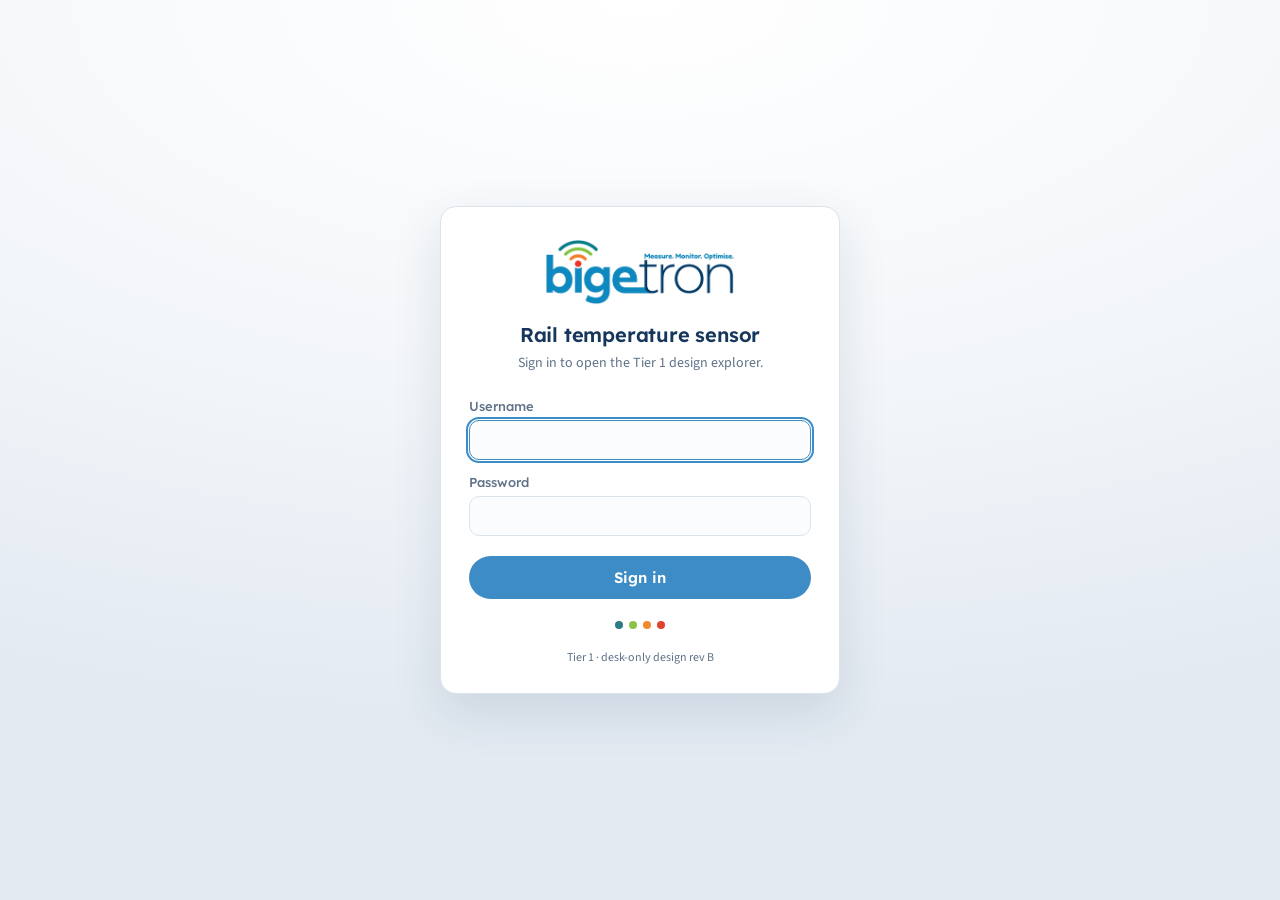
<file: login.html>
<!doctype html>
<html lang="en">
<head>
<meta charset="utf-8">
<meta name="viewport" content="width=device-width, initial-scale=1, viewport-fit=cover">
<meta name="robots" content="noindex">
<title>Rail Sensor Explorer</title>
<link rel="preconnect" href="https://fonts.googleapis.com">
<link rel="preconnect" href="https://fonts.gstatic.com" crossorigin>
<link rel="stylesheet" href="https://fonts.googleapis.com/css2?family=Lexend:wght@400;500;600&family=Source+Sans+3:wght@400;600&display=swap">
<style>
/* Sign-in for the Rail Sensor Explorer. Light bigetron look: navy text, logo blue action. */
:root {
  color-scheme: light;
  --bg: #f3f6f9; --surface: #ffffff; --line: #dbe3eb; --text: #16365c; --muted: #5f7286;
  --brand: #3d8cc6; --brand-dark: #2f74a8; --crit: #df4430;
  --f-display: "Lexend", "Segoe UI", system-ui, sans-serif;
  --f-body: "Source Sans 3", "Segoe UI", system-ui, sans-serif;
}
* { box-sizing: border-box; }
html, body { height: 100%; }
body {
  margin: 0; color: var(--text); font: 16px/1.5 var(--f-body);
  background: radial-gradient(120% 80% at 50% 0%, #ffffff 0%, var(--bg) 55%, #e3eaf2 100%);
  display: grid; place-items: center; padding: 24px 16px;
}
.card { width: 100%; max-width: 400px; background: var(--surface); border: 1px solid var(--line); border-radius: 16px; padding: 32px 28px 26px; box-shadow: 0 18px 50px rgba(22,54,92,.12); }
.logo { display: block; width: 190px; max-width: 70%; height: auto; margin: 0 auto 18px; }
h1 { margin: 0; text-align: center; font: 600 20px/1.2 var(--f-display); letter-spacing: -.01em; }
.sub { margin: 6px 0 24px; text-align: center; color: var(--muted); font-size: 14px; }
form { display: grid; gap: 14px; }
label { display: grid; gap: 6px; font: 500 13px var(--f-display); color: var(--muted); }
input { font: inherit; color: var(--text); padding: 11px 12px; border: 1px solid var(--line); border-radius: 10px; background: #fbfcfd; }
input:focus { outline: 2px solid var(--brand); outline-offset: 1px; border-color: var(--brand); }
button { margin-top: 6px; font: 600 15px var(--f-display); color: #fff; background: var(--brand); border: 0; border-radius: 999px; padding: 12px; cursor: pointer; }
button:hover { background: var(--brand-dark); }
button:focus-visible { outline: 2px solid var(--text); outline-offset: 2px; }
.err { margin: 0; padding: 9px 12px; border-radius: 10px; background: #fdecea; color: var(--crit); font-size: 14px; }
.foot { margin: 20px 0 0; text-align: center; color: var(--muted); font-size: 12px; }
.arcs { display: flex; justify-content: center; gap: 6px; margin-top: 22px; }
.arcs i { width: 8px; height: 8px; border-radius: 50%; }
</style>
</head>
<body>
<main class="card">
  <img class="logo" src="[data-uri]" alt="bigetron — Measure. Monitor. Optimise." width="190" height="66">
  <h1>Rail temperature sensor</h1>
  <p class="sub">Sign in to open the Tier 1 design explorer.</p>
  <form method="post" action="/api/login" enctype="application/x-www-form-urlencoded" autocomplete="on">
    <p class="err" id="err" hidden>That username and password did not match. Try again.</p>
    <label for="username">Username<input id="username" name="username" autocomplete="username" autocapitalize="none" autocorrect="off" spellcheck="false" required autofocus></label>
    <label for="password">Password<input id="password" name="password" type="password" autocomplete="current-password" required></label>
    <button type="submit">Sign in</button>
  </form>
  <div class="arcs" aria-hidden="true"><i style="background:#2c7c86"></i><i style="background:#8bc34a"></i><i style="background:#f08a2c"></i><i style="background:#e0442e"></i></div>
  <p class="foot">Tier 1 · desk-only design rev B</p>
</main>
<script>
  if (new URLSearchParams(location.search).has('e')) document.getElementById('err').hidden = false;
</script>
</body>
</html>
</file>
